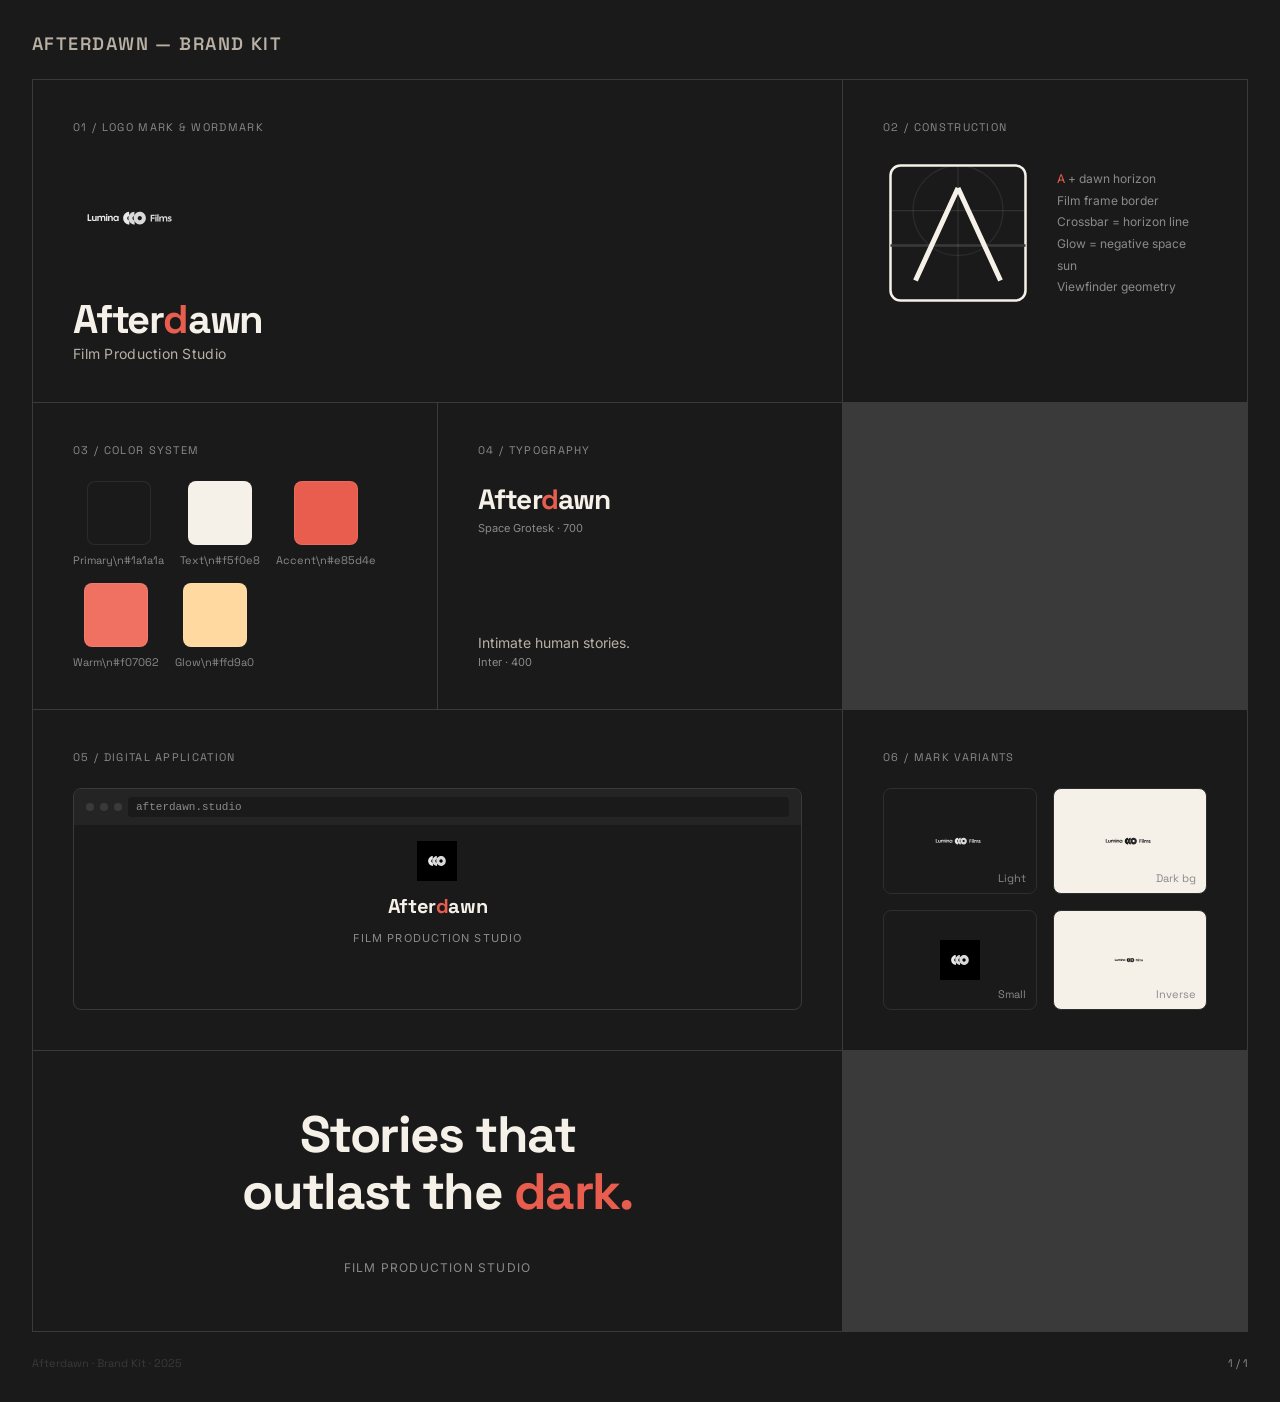
<file: logo/brandkit.html>
<!DOCTYPE html>
<html lang="en">
<head>
<meta charset="UTF-8">
<meta name="viewport" content="width=device-width, initial-scale=1.0">
<title>Afterdawn — Brand Kit</title>
<link rel="preconnect" href="https://fonts.googleapis.com">
<link rel="preconnect" href="https://fonts.gstatic.com" crossorigin>
<link href="https://fonts.googleapis.com/css2?family=Space+Grotesk:wght@500;600;700&family=Inter:wght@400;500&display=swap" rel="stylesheet">
<style>
  *, *::before, *::after { box-sizing: border-box; margin: 0; padding: 0; }
  body {
    background: #1a1a1a;
    color: #f5f0e8;
    font-family: 'Inter', sans-serif;
    padding: 32px;
    min-height: 100vh;
  }
  h1 {
    font-family: 'Space Grotesk', sans-serif;
    font-size: 1.125rem;
    font-weight: 600;
    letter-spacing: 0.08em;
    text-transform: uppercase;
    color: #b8b0a4;
    margin-bottom: 24px;
  }
  .board {
    display: grid;
    grid-template-columns: repeat(3, 1fr);
    gap: 1px;
    background: #3a3a3a;
    border: 1px solid #3a3a3a;
  }
  .panel {
    background: #1a1a1a;
    padding: 40px;
    display: flex;
    flex-direction: column;
    gap: 24px;
    min-height: 280px;
  }
  .panel-lg { grid-column: span 2; }
  .panel-title {
    font-size: 0.6875rem;
    letter-spacing: 0.12em;
    text-transform: uppercase;
    color: #8a8a8a;
    font-family: 'Space Grotesk', sans-serif;
  }
  .logo-mark {
    width: 120px;
    height: 120px;
  }
  .logo-wordmark {
    font-family: 'Space Grotesk', sans-serif;
    font-size: 2.5rem;
    font-weight: 700;
    letter-spacing: -0.03em;
    color: #f5f0e8;
  }
  .logo-wordmark span {
    color: #e85d4e;
  }
  .tagline {
    font-size: 0.875rem;
    color: #b8b0a4;
    letter-spacing: 0.02em;
  }
  .color-row {
    display: flex;
    gap: 16px;
    flex-wrap: wrap;
  }
  .color-swatch {
    display: flex;
    flex-direction: column;
    gap: 8px;
    align-items: center;
  }
  .swatch {
    width: 64px;
    height: 64px;
    border-radius: 8px;
    border: 1px solid rgba(255,255,255,0.08);
  }
  .swatch-label {
    font-size: 0.6875rem;
    color: #8a8a8a;
    font-family: 'Space Grotesk', sans-serif;
    text-align: center;
  }
  .construction {
    display: grid;
    grid-template-columns: 1fr 1fr;
    gap: 24px;
    align-items: center;
  }
  .construction svg { width: 100%; max-width: 200px; }
  .construction-grid {
    display: grid;
    grid-template-columns: repeat(4, 1fr);
    gap: 8px;
    width: 160px;
    height: 160px;
    position: relative;
  }
  .construction-grid::before {
    content: '';
    position: absolute;
    inset: 0;
    border: 1px dashed rgba(245,240,232,0.15);
  }
  .grid-line {
    background: rgba(245,240,232,0.06);
  }
  .usage-grid {
    display: grid;
    grid-template-columns: 1fr 1fr;
    gap: 16px;
  }
  .usage-item {
    border: 1px solid #2e2e2e;
    border-radius: 8px;
    padding: 20px;
    display: flex;
    align-items: center;
    justify-content: center;
    min-height: 100px;
    position: relative;
  }
  .usage-item::after {
    content: attr(data-label);
    position: absolute;
    bottom: 8px;
    right: 10px;
    font-size: 0.6875rem;
    color: #8a8a8a;
    font-family: 'Space Grotesk', sans-serif;
  }
  .browser-mockup {
    border: 1px solid #3a3a3a;
    border-radius: 8px;
    overflow: hidden;
  }
  .browser-bar {
    background: #242424;
    padding: 8px 12px;
    display: flex;
    align-items: center;
    gap: 6px;
  }
  .browser-dot {
    width: 8px;
    height: 8px;
    border-radius: 50%;
    background: #3a3a3a;
  }
  .browser-url {
    flex: 1;
    background: #1a1a1a;
    border-radius: 4px;
    padding: 4px 8px;
    font-size: 0.6875rem;
    color: #8a8a8a;
    font-family: monospace;
  }
  .browser-content {
    padding: 16px;
    min-height: 80px;
    display: flex;
    align-items: center;
    justify-content: center;
  }
  .footer {
    margin-top: 24px;
    display: flex;
    justify-content: space-between;
    align-items: center;
    font-size: 0.6875rem;
    color: #3a3a3a;
    font-family: 'Space Grotesk', sans-serif;
  }
  .page-num { color: #8a8a8a; }
</style>
</head>
<body>

<h1>Afterdawn — Brand Kit</h1>

<div class="board">

  <div class="panel panel-lg">
    <span class="panel-title">01 / Logo mark &amp; wordmark</span>
    <div style="display:flex; flex-direction:column; gap:16px; flex:1; justify-content:center;">
      <img src="logo.svg" alt="Afterdawn mark" class="logo-mark">
      <div>
        <div class="logo-wordmark">After<span>d</span>awn</div>
        <p class="tagline">Film Production Studio</p>
      </div>
    </div>
  </div>

  <div class="panel">
    <span class="panel-title">02 / Construction</span>
    <div class="construction">
      <svg viewBox="0 0 120 120" xmlns="http://www.w3.org/2000/svg" style="width:100%;max-width:160px;">
        <defs>
          <clipPath id="cc"><path d="M60 24 L81.13 70 L38.87 70 Z"/></clipPath>
        </defs>
        <rect x="6" y="6" width="108" height="108" rx="8" fill="none" stroke="#f5f0e8" stroke-width="2"/>
        <line x1="6" y1="70" x2="114" y2="70" stroke="#3a3a3a" stroke-width="2"/>
        <path d="M60 24 L26 98 M60 24 L94 98" fill="none" stroke="#f5f0e8" stroke-width="4"/>
        <circle cx="60" cy="42" r="36" fill="none" stroke="rgba(245,240,232,0.08)" stroke-width="1"/>
        <line x1="6" y1="42" x2="114" y2="42" stroke="rgba(245,240,232,0.1)" stroke-width="1"/>
        <line x1="60" y1="6" x2="60" y2="114" stroke="rgba(245,240,232,0.1)" stroke-width="1"/>
      </svg>
      <div style="font-size:0.75rem; color:#8a8a8a; line-height:1.8;">
        <p><span style="color:#e85d4e;">A</span> + dawn horizon</p>
        <p>Film frame border</p>
        <p>Crossbar = horizon line</p>
        <p>Glow = negative space sun</p>
        <p>Viewfinder geometry</p>
      </div>
    </div>
  </div>

  <div class="panel">
    <span class="panel-title">03 / Color system</span>
    <div class="color-row" style="flex:1;">
      <div class="color-swatch">
        <div class="swatch" style="background:#1a1a1a;"></div>
        <span class="swatch-label">Primary\n#1a1a1a</span>
      </div>
      <div class="color-swatch">
        <div class="swatch" style="background:#f5f0e8;"></div>
        <span class="swatch-label">Text\n#f5f0e8</span>
      </div>
      <div class="color-swatch">
        <div class="swatch" style="background:#e85d4e;"></div>
        <span class="swatch-label">Accent\n#e85d4e</span>
      </div>
      <div class="color-swatch">
        <div class="swatch" style="background:#f07062;"></div>
        <span class="swatch-label">Warm\n#f07062</span>
      </div>
      <div class="color-swatch">
        <div class="swatch" style="background:#ffd9a0;"></div>
        <span class="swatch-label">Glow\n#ffd9a0</span>
      </div>
    </div>
  </div>

  <div class="panel">
    <span class="panel-title">04 / Typography</span>
    <div style="flex:1; display:flex; flex-direction:column; justify-content:space-between;">
      <div>
        <div class="logo-wordmark" style="font-size:1.75rem;">After<span>d</span>awn</div>
        <p style="font-size:0.6875rem; color:#8a8a8a; margin-top:4px;">Space Grotesk · 700</p>
      </div>
      <div>
        <p style="font-size:0.875rem; color:#b8b0a4;">Intimate human stories.</p>
        <p style="font-size:0.6875rem; color:#8a8a8a; margin-top:4px;">Inter · 400</p>
      </div>
    </div>
  </div>

  <div class="panel panel-lg">
    <span class="panel-title">05 / Digital application</span>
    <div class="browser-mockup" style="flex:1;">
      <div class="browser-bar">
        <div class="browser-dot"></div>
        <div class="browser-dot"></div>
        <div class="browser-dot"></div>
        <div class="browser-url">afterdawn.studio</div>
      </div>
      <div class="browser-content" style="background:#1a1a1a;">
        <div style="text-align:center; display:flex; flex-direction:column; align-items:center; gap:12px;">
          <img src="favicon.svg" alt="Afterdawn" style="width:40px; height:40px;">
          <div style="font-family:'Space Grotesk',sans-serif; font-size:1.25rem; font-weight:700; letter-spacing:-0.02em;">
            After<span style="color:#e85d4e;">d</span>awn
          </div>
          <div style="font-size:0.6875rem; color:#8a8a8a; text-transform:uppercase; letter-spacing:0.1em;">
            Film Production Studio
          </div>
        </div>
      </div>
    </div>
  </div>

  <div class="panel">
    <span class="panel-title">06 / Mark variants</span>
    <div class="usage-grid" style="flex:1;">
      <div class="usage-item" style="background:#1a1a1a;" data-label="Light">
        <img src="logo.svg" alt="" style="width:64px;height:64px;">
      </div>
      <div class="usage-item" style="background:#f5f0e8;" data-label="Dark bg">
        <img src="logo.svg" alt="" style="width:64px;height:64px; filter:invert(1);">
      </div>
      <div class="usage-item" style="background:#1a1a1a;" data-label="Small">
        <img src="favicon.svg" alt="" style="width:40px;height:40px;">
      </div>
      <div class="usage-item" style="background:#f5f0e8;" data-label="Inverse">
        <img src="logo.svg" alt="" style="width:40px;height:40px; filter:invert(1);">
      </div>
    </div>
  </div>

  <div class="panel panel-lg" style="justify-content:center; align-items:center; text-align:center;">
    <div style="font-family:'Space Grotesk',sans-serif; font-size:clamp(2rem, 4vw, 3.5rem); font-weight:700; letter-spacing:-0.03em; line-height:1.1;">
      Stories that<br>outlast the <span style="color:#e85d4e;">dark.</span>
    </div>
    <p style="margin-top:16px; font-size:0.75rem; color:#8a8a8a; letter-spacing:0.1em; text-transform:uppercase;">
      Film Production Studio
    </p>
  </div>

</div>

<div class="footer">
  <span>Afterdawn · Brand Kit · 2025</span>
  <span class="page-num">1 / 1</span>
</div>

</body>
</html>
</file>
